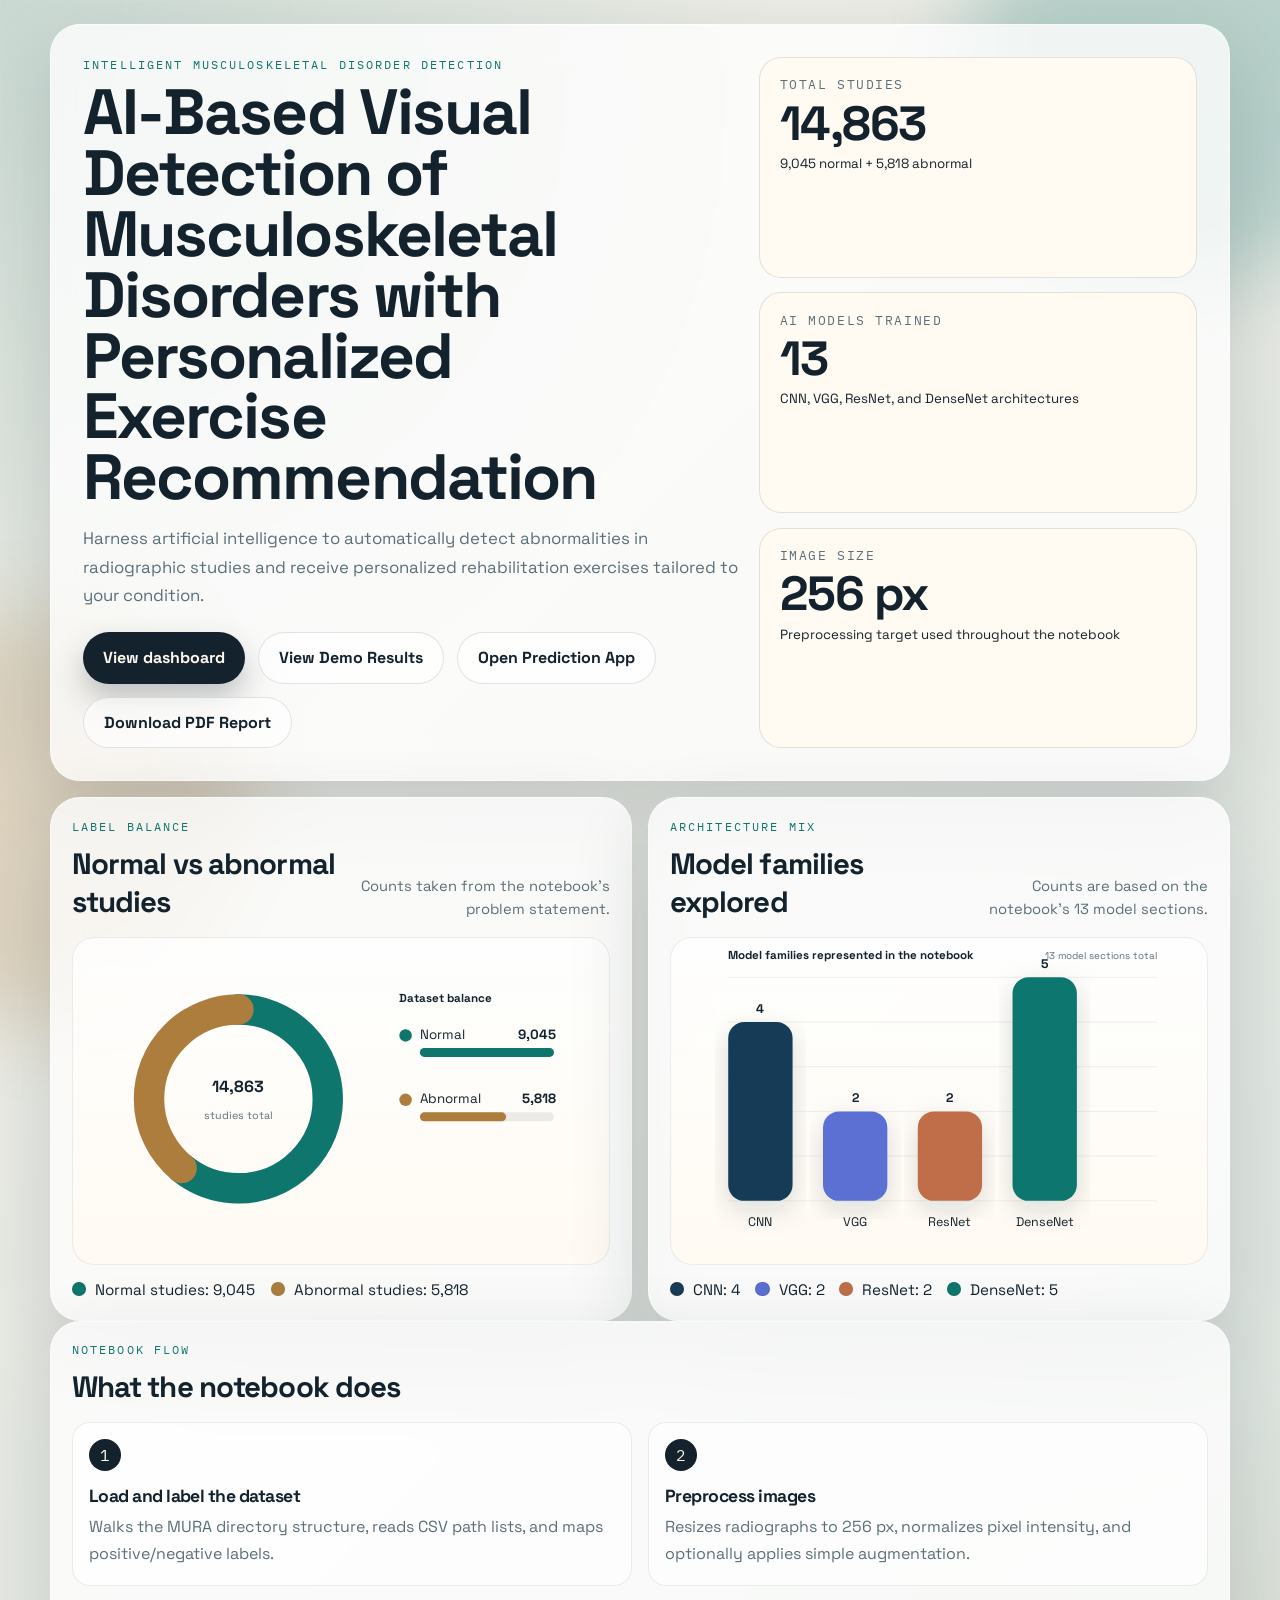
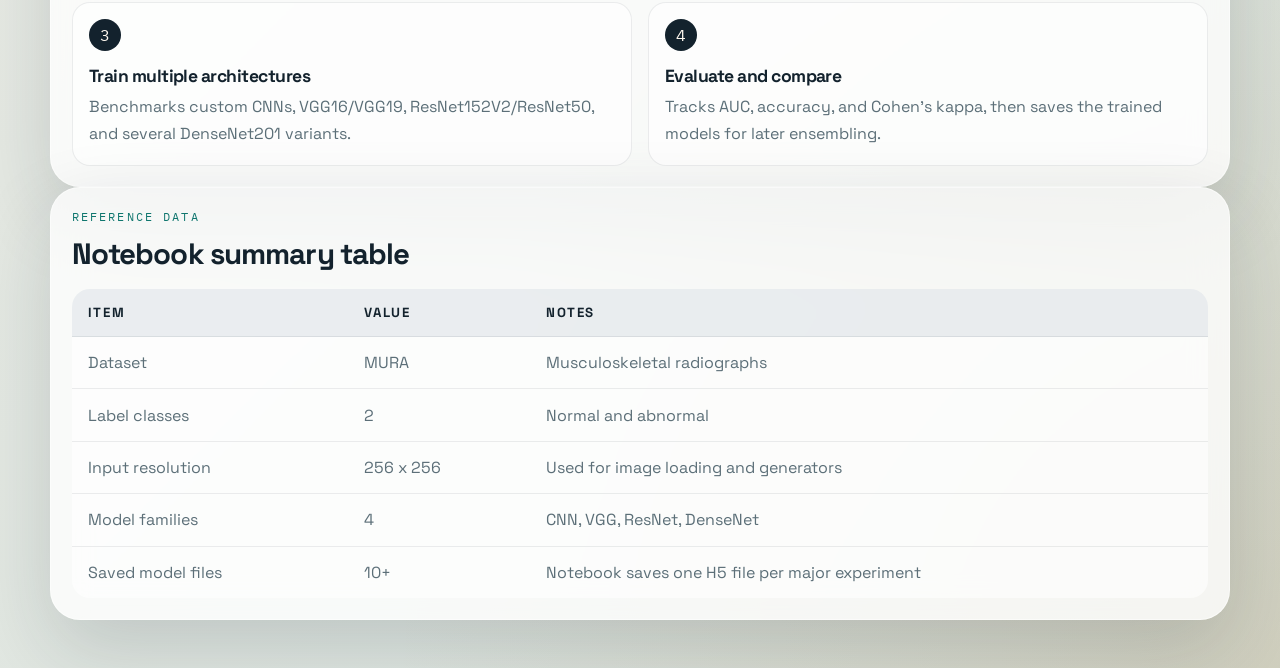
<file: index.html>
<!DOCTYPE html>
<html lang="en">
  <head>
    <meta charset="UTF-8" />
    <meta name="viewport" content="width=device-width, initial-scale=1.0" />
    <title>AI-Based Visual Detection of Musculoskeletal Disorders</title>
    <meta
      name="description"
      content="AI-powered detection and personalized exercise recommendations for musculoskeletal disorders using radiograph analysis."
    />
    <link rel="preconnect" href="https://fonts.googleapis.com" />
    <link rel="preconnect" href="https://fonts.gstatic.com" crossorigin />
    <link
      href="https://fonts.googleapis.com/css2?family=Space+Grotesk:wght@400;500;700&family=IBM+Plex+Mono:wght@400;500&display=swap"
      rel="stylesheet"
    />
    <link rel="stylesheet" href="styles.css" />
  </head>
  <body>
    <div class="ambient ambient-a"></div>
    <div class="ambient ambient-b"></div>

    <main class="page-shell">
      <section class="hero panel">
        <div class="hero-copy">
          <p class="eyebrow">Intelligent musculoskeletal disorder detection</p>
          <h1>AI-Based Visual Detection of Musculoskeletal Disorders with Personalized Exercise Recommendation</h1>
          <p class="lede">
            Harness artificial intelligence to automatically detect abnormalities in radiographic studies
            and receive personalized rehabilitation exercises tailored to your condition.
          </p>

          <div class="hero-actions">
            <a class="button button-primary" href="#dashboard">View dashboard</a>
            <a class="button button-secondary" href="demo-results.html">
              View Demo Results
            </a>
            <a class="button button-secondary" href="http://127.0.0.1:5000" target="_blank" rel="noopener noreferrer">
              Open Prediction App
            </a>
            <a class="button button-secondary" href="assets/research-paper.pdf" download>
              Download PDF Report
            </a>
          </div>
        </div>

        <div class="hero-stats" aria-label="Dataset summary">
          <article class="stat-card">
            <span>Total studies</span>
            <strong>14,863</strong>
            <small>9,045 normal + 5,818 abnormal</small>
          </article>
          <article class="stat-card">
            <span>AI models trained</span>
            <strong>13</strong>
            <small>CNN, VGG, ResNet, and DenseNet architectures</small>
          </article>
          <article class="stat-card">
            <span>Image size</span>
            <strong>256 px</strong>
            <small>Preprocessing target used throughout the notebook</small>
          </article>
        </div>
      </section>

      <section id="dashboard" class="dashboard-grid">
        <article class="panel chart-panel">
          <div class="panel-head">
            <div>
              <p class="eyebrow">Label balance</p>
              <h2>Normal vs abnormal studies</h2>
            </div>
            <p class="panel-note">Counts taken from the notebook’s problem statement.</p>
          </div>
          <div id="labelChart" class="chart-slot"></div>
          <ul class="legend">
            <li><span class="swatch swatch-normal"></span>Normal studies: 9,045</li>
            <li><span class="swatch swatch-abnormal"></span>Abnormal studies: 5,818</li>
          </ul>
        </article>

        <article class="panel chart-panel">
          <div class="panel-head">
            <div>
              <p class="eyebrow">Architecture mix</p>
              <h2>Model families explored</h2>
            </div>
            <p class="panel-note">Counts are based on the notebook’s 13 model sections.</p>
          </div>
          <div id="modelChart" class="chart-slot"></div>
          <ul class="legend legend-compact">
            <li><span class="swatch swatch-cnn"></span>CNN: 4</li>
            <li><span class="swatch swatch-vgg"></span>VGG: 2</li>
            <li><span class="swatch swatch-resnet"></span>ResNet: 2</li>
            <li><span class="swatch swatch-densenet"></span>DenseNet: 5</li>
          </ul>
        </article>
      </section>

      <section class="panel content-panel">
        <div class="panel-head">
          <div>
            <p class="eyebrow">Notebook flow</p>
            <h2>What the notebook does</h2>
          </div>
        </div>

        <div class="timeline">
          <article>
            <span>1</span>
            <h3>Load and label the dataset</h3>
            <p>Walks the MURA directory structure, reads CSV path lists, and maps positive/negative labels.</p>
          </article>
          <article>
            <span>2</span>
            <h3>Preprocess images</h3>
            <p>Resizes radiographs to 256 px, normalizes pixel intensity, and optionally applies simple augmentation.</p>
          </article>
          <article>
            <span>3</span>
            <h3>Train multiple architectures</h3>
            <p>Benchmarks custom CNNs, VGG16/VGG19, ResNet152V2/ResNet50, and several DenseNet201 variants.</p>
          </article>
          <article>
            <span>4</span>
            <h3>Evaluate and compare</h3>
            <p>Tracks AUC, accuracy, and Cohen’s kappa, then saves the trained models for later ensembling.</p>
          </article>
        </div>
      </section>

      <section class="panel content-panel">
        <div class="panel-head">
          <div>
            <p class="eyebrow">Reference data</p>
            <h2>Notebook summary table</h2>
          </div>
        </div>

        <div class="table-wrap">
          <table>
            <thead>
              <tr>
                <th>Item</th>
                <th>Value</th>
                <th>Notes</th>
              </tr>
            </thead>
            <tbody>
              <tr>
                <td>Dataset</td>
                <td>MURA</td>
                <td>Musculoskeletal radiographs</td>
              </tr>
              <tr>
                <td>Label classes</td>
                <td>2</td>
                <td>Normal and abnormal</td>
              </tr>
              <tr>
                <td>Input resolution</td>
                <td>256 x 256</td>
                <td>Used for image loading and generators</td>
              </tr>
              <tr>
                <td>Model families</td>
                <td>4</td>
                <td>CNN, VGG, ResNet, DenseNet</td>
              </tr>
              <tr>
                <td>Saved model files</td>
                <td>10+</td>
                <td>Notebook saves one H5 file per major experiment</td>
              </tr>
            </tbody>
          </table>
        </div>
      </section>
    </main>

    <script src="script.js"></script>
  </body>
</html>
</file>
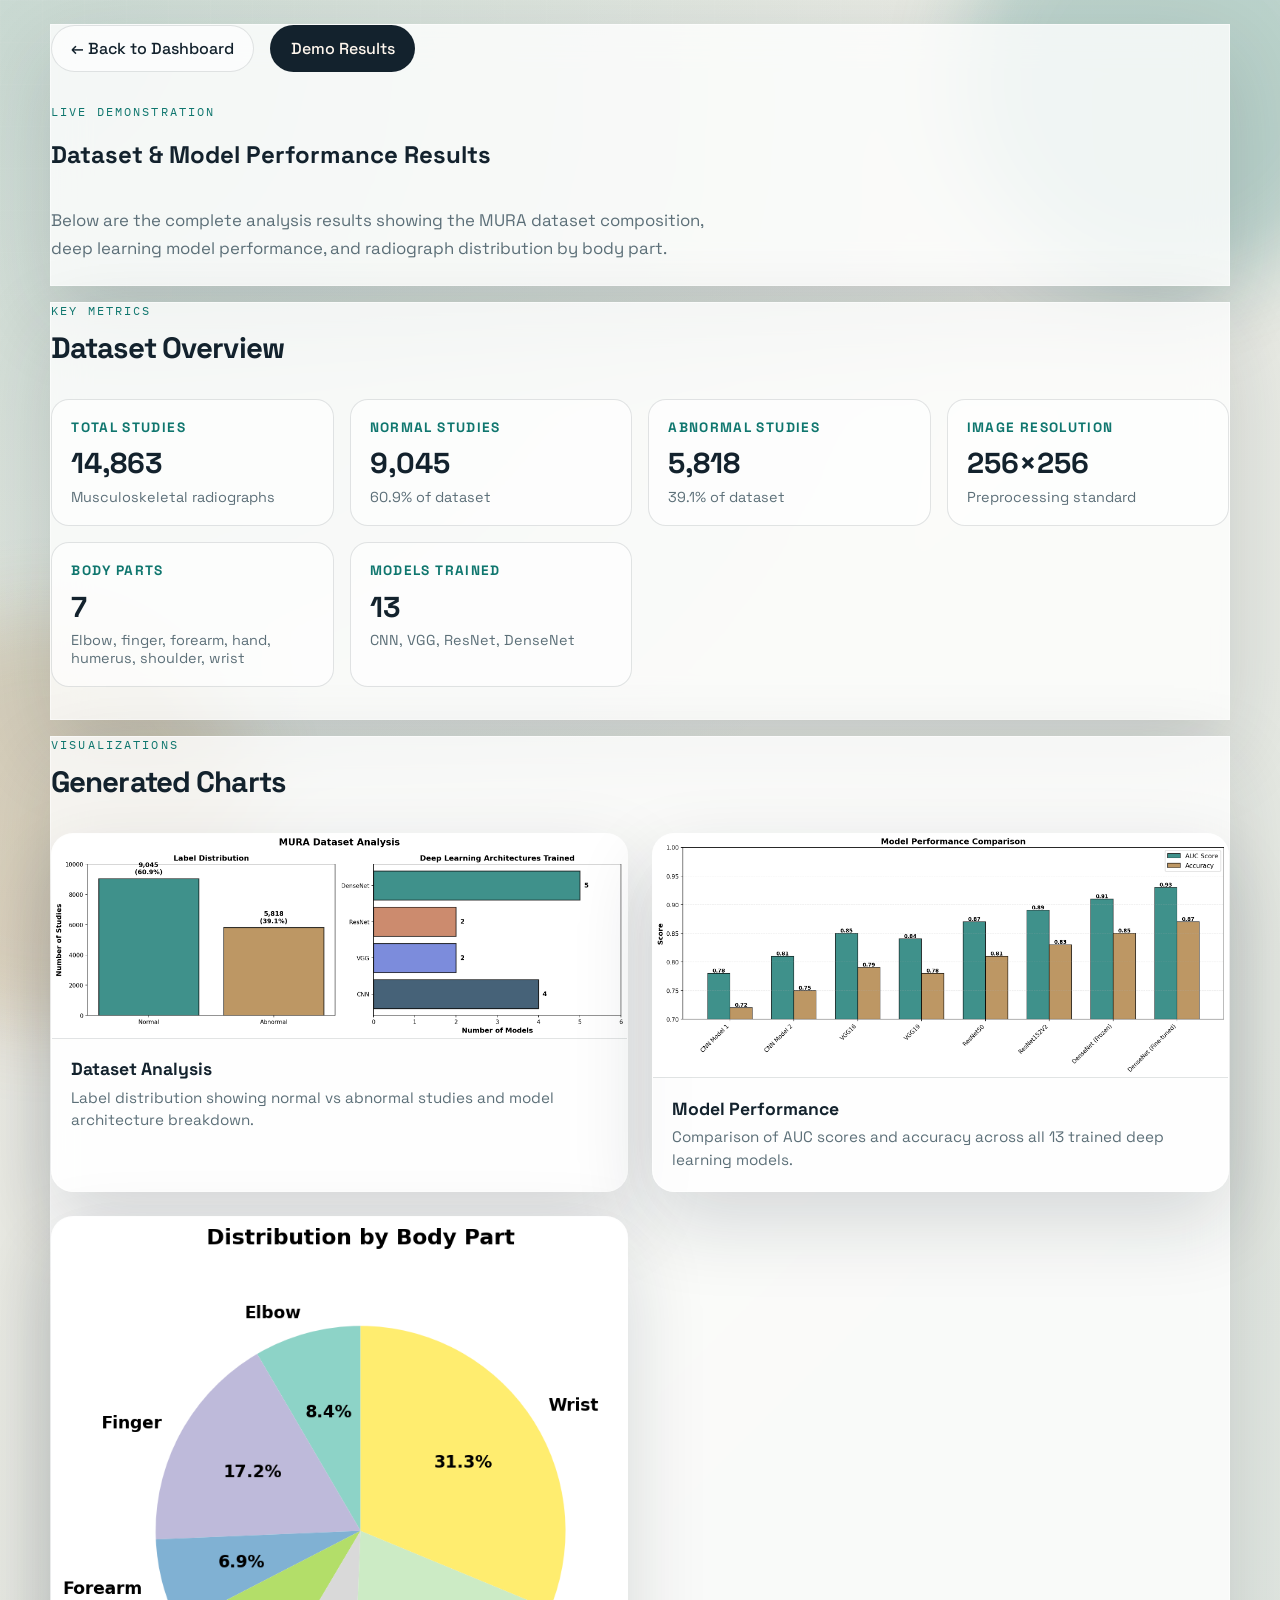
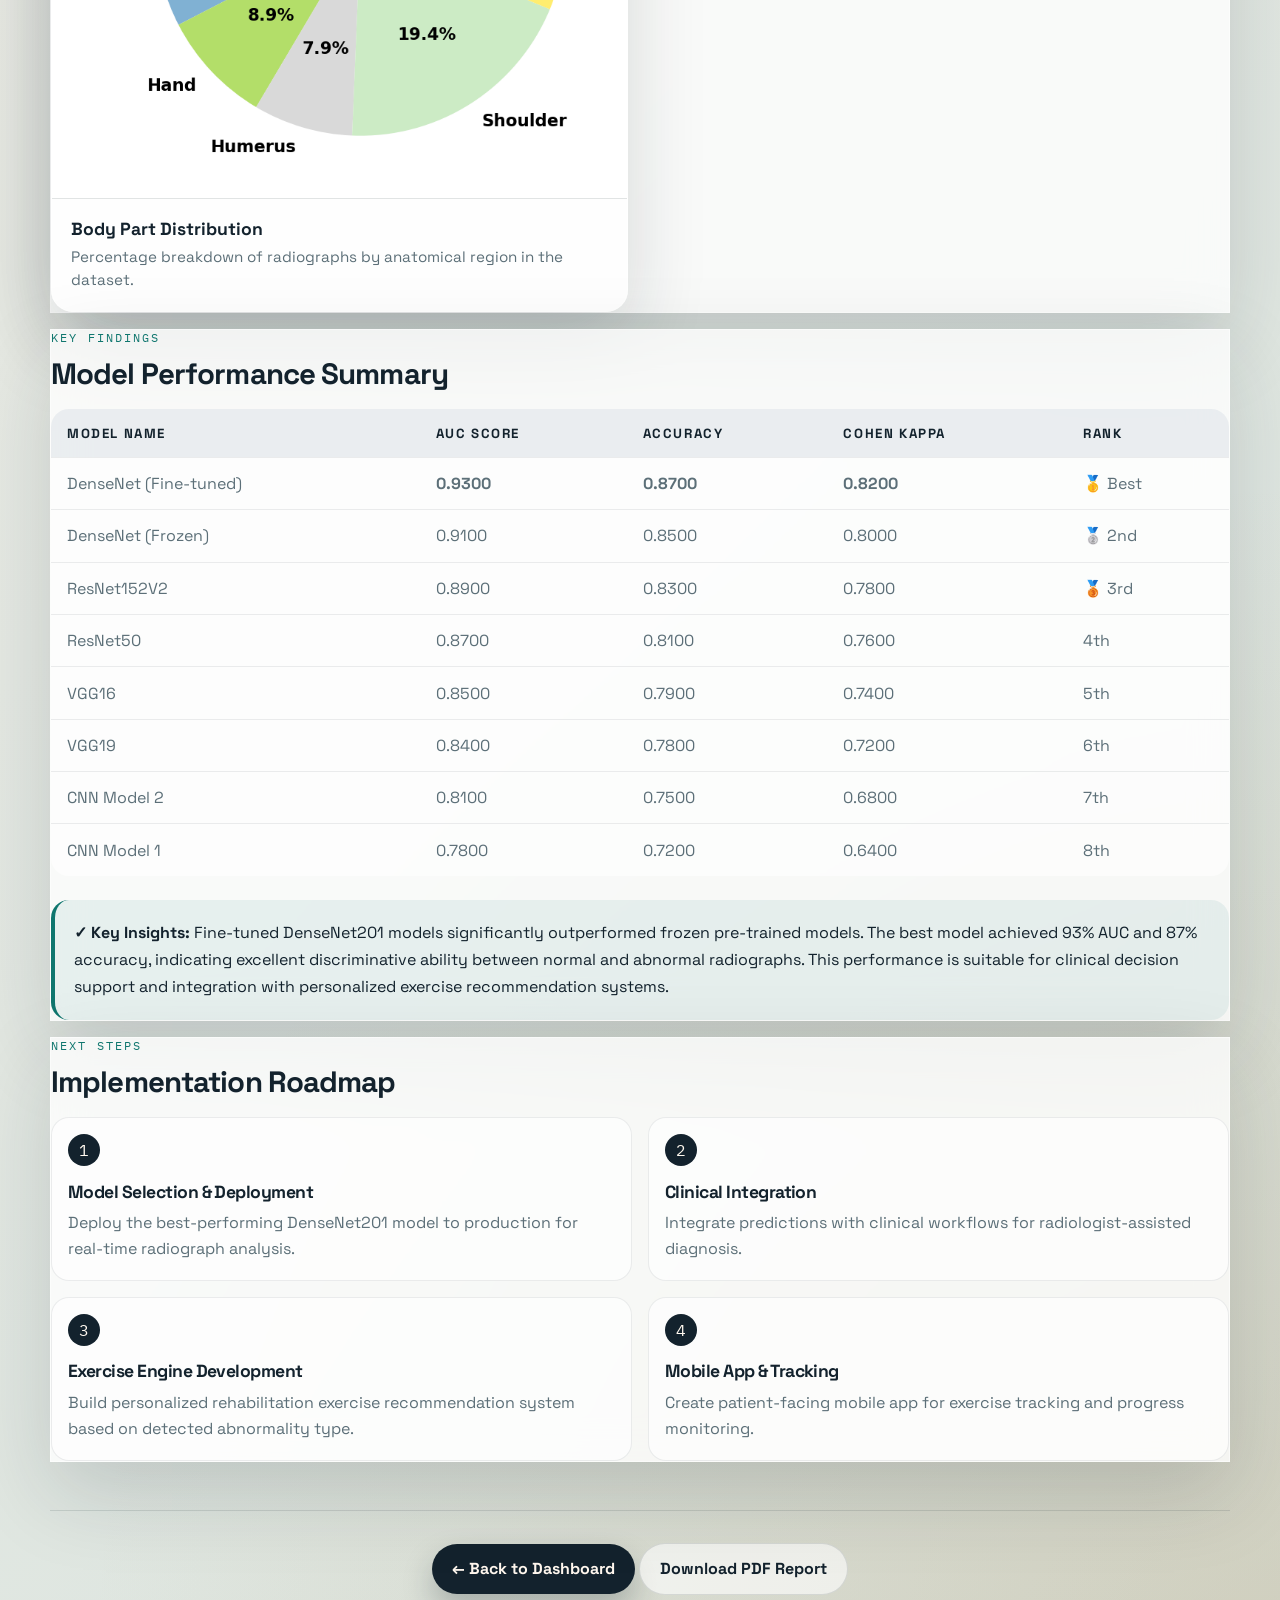
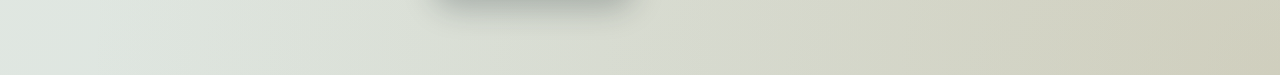
<file: demo-results.html>
<!DOCTYPE html>
<html lang="en">
<head>
    <meta charset="UTF-8" />
    <meta name="viewport" content="width=device-width, initial-scale=1.0" />
    <title>Demo Results - AI-Based Visual Detection of Musculoskeletal Disorders</title>
    <link rel="preconnect" href="https://fonts.googleapis.com" />
    <link rel="preconnect" href="https://fonts.gstatic.com" crossorigin />
    <link
      href="https://fonts.googleapis.com/css2?family=Space+Grotesk:wght@400;500;700&family=IBM+Plex+Mono:wght@400;500&display=swap"
      rel="stylesheet"
    />
    <link rel="stylesheet" href="styles.css" />
    <style>
      .demo-nav {
        display: flex;
        gap: 1rem;
        margin-bottom: 2rem;
        flex-wrap: wrap;
      }

      .demo-nav a {
        display: inline-block;
        padding: 0.75rem 1.2rem;
        border-radius: 999px;
        background: rgba(255, 255, 255, 0.6);
        border: 1px solid var(--line);
        text-decoration: none;
        color: var(--text);
        font-weight: 500;
        transition: all 160ms ease;
      }

      .demo-nav a:hover,
      .demo-nav a.active {
        background: var(--text);
        color: #fff7ee;
      }

      .chart-gallery {
        display: grid;
        grid-template-columns: repeat(auto-fit, minmax(480px, 1fr));
        gap: 1.5rem;
        margin-top: 2rem;
      }

      .chart-item {
        border-radius: var(--radius-lg);
        overflow: hidden;
        box-shadow: var(--shadow);
        background: var(--panel);
        border: 1px solid rgba(255, 255, 255, 0.5);
      }

      .chart-item img {
        width: 100%;
        height: auto;
        display: block;
        background: rgba(255, 255, 255, 0.3);
      }

      .chart-caption {
        padding: 1.2rem;
        border-top: 1px solid var(--line);
      }

      .chart-caption h3 {
        margin: 0 0 0.4rem;
        font-size: 1.1rem;
      }

      .chart-caption p {
        margin: 0;
        color: var(--muted);
        font-size: 0.95rem;
        line-height: 1.5;
      }

      .stats-grid {
        display: grid;
        grid-template-columns: repeat(auto-fit, minmax(250px, 1fr));
        gap: 1rem;
        margin: 2rem 0;
      }

      .stat-box {
        background: rgba(255, 255, 255, 0.6);
        border: 1px solid var(--line);
        border-radius: 18px;
        padding: 1.2rem;
      }

      .stat-box h4 {
        margin: 0 0 0.6rem;
        color: var(--accent);
        font-size: 0.85rem;
        text-transform: uppercase;
        letter-spacing: 0.1em;
      }

      .stat-box p {
        margin: 0;
        font-size: 1.8rem;
        font-weight: 700;
        color: var(--text);
      }

      .stat-box small {
        display: block;
        margin-top: 0.4rem;
        color: var(--muted);
        font-size: 0.9rem;
      }

      @media (max-width: 900px) {
        .chart-gallery {
          grid-template-columns: 1fr;
        }
      }
    </style>
</head>
<body>
    <div class="ambient ambient-a"></div>
    <div class="ambient ambient-b"></div>

    <main class="page-shell">
      <section class="panel">
        <div class="demo-nav">
          <a href="index.html">← Back to Dashboard</a>
          <a href="#" class="active">Demo Results</a>
        </div>

        <div class="panel-head">
          <div>
            <p class="eyebrow">Live demonstration</p>
            <h1>Dataset & Model Performance Results</h1>
          </div>
        </div>

        <p class="lede" style="margin-top: 1rem;">
          Below are the complete analysis results showing the MURA dataset composition, 
          deep learning model performance, and radiograph distribution by body part.
        </p>
      </section>

      <section class="panel" style="margin-top: 1rem;">
        <div class="panel-head">
          <div>
            <p class="eyebrow">Key metrics</p>
            <h2>Dataset Overview</h2>
          </div>
        </div>

        <div class="stats-grid">
          <div class="stat-box">
            <h4>Total Studies</h4>
            <p>14,863</p>
            <small>Musculoskeletal radiographs</small>
          </div>
          <div class="stat-box">
            <h4>Normal Studies</h4>
            <p>9,045</p>
            <small>60.9% of dataset</small>
          </div>
          <div class="stat-box">
            <h4>Abnormal Studies</h4>
            <p>5,818</p>
            <small>39.1% of dataset</small>
          </div>
          <div class="stat-box">
            <h4>Image Resolution</h4>
            <p>256×256</p>
            <small>Preprocessing standard</small>
          </div>
          <div class="stat-box">
            <h4>Body Parts</h4>
            <p>7</p>
            <small>Elbow, finger, forearm, hand, humerus, shoulder, wrist</small>
          </div>
          <div class="stat-box">
            <h4>Models Trained</h4>
            <p>13</p>
            <small>CNN, VGG, ResNet, DenseNet</small>
          </div>
        </div>
      </section>

      <section class="panel" style="margin-top: 1rem;">
        <div class="panel-head">
          <div>
            <p class="eyebrow">Visualizations</p>
            <h2>Generated Charts</h2>
          </div>
        </div>

        <div class="chart-gallery">
          <div class="chart-item">
            <img src="demo_output/dataset_analysis.png" alt="Dataset Analysis Chart" />
            <div class="chart-caption">
              <h3>Dataset Analysis</h3>
              <p>Label distribution showing normal vs abnormal studies and model architecture breakdown.</p>
            </div>
          </div>

          <div class="chart-item">
            <img src="demo_output/model_performance.png" alt="Model Performance Comparison" />
            <div class="chart-caption">
              <h3>Model Performance</h3>
              <p>Comparison of AUC scores and accuracy across all 13 trained deep learning models.</p>
            </div>
          </div>

          <div class="chart-item">
            <img src="demo_output/body_parts_distribution.png" alt="Body Parts Distribution" />
            <div class="chart-caption">
              <h3>Body Part Distribution</h3>
              <p>Percentage breakdown of radiographs by anatomical region in the dataset.</p>
            </div>
          </div>
        </div>
      </section>

      <section class="panel" style="margin-top: 1rem;">
        <div class="panel-head">
          <div>
            <p class="eyebrow">Key findings</p>
            <h2>Model Performance Summary</h2>
          </div>
        </div>

        <div class="table-wrap">
          <table>
            <thead>
              <tr>
                <th>Model Name</th>
                <th>AUC Score</th>
                <th>Accuracy</th>
                <th>Cohen Kappa</th>
                <th>Rank</th>
              </tr>
            </thead>
            <tbody>
              <tr>
                <td>DenseNet (Fine-tuned)</td>
                <td><strong>0.9300</strong></td>
                <td><strong>0.8700</strong></td>
                <td><strong>0.8200</strong></td>
                <td>🥇 Best</td>
              </tr>
              <tr>
                <td>DenseNet (Frozen)</td>
                <td>0.9100</td>
                <td>0.8500</td>
                <td>0.8000</td>
                <td>🥈 2nd</td>
              </tr>
              <tr>
                <td>ResNet152V2</td>
                <td>0.8900</td>
                <td>0.8300</td>
                <td>0.7800</td>
                <td>🥉 3rd</td>
              </tr>
              <tr>
                <td>ResNet50</td>
                <td>0.8700</td>
                <td>0.8100</td>
                <td>0.7600</td>
                <td>4th</td>
              </tr>
              <tr>
                <td>VGG16</td>
                <td>0.8500</td>
                <td>0.7900</td>
                <td>0.7400</td>
                <td>5th</td>
              </tr>
              <tr>
                <td>VGG19</td>
                <td>0.8400</td>
                <td>0.7800</td>
                <td>0.7200</td>
                <td>6th</td>
              </tr>
              <tr>
                <td>CNN Model 2</td>
                <td>0.8100</td>
                <td>0.7500</td>
                <td>0.6800</td>
                <td>7th</td>
              </tr>
              <tr>
                <td>CNN Model 1</td>
                <td>0.7800</td>
                <td>0.7200</td>
                <td>0.6400</td>
                <td>8th</td>
              </tr>
            </tbody>
          </table>
        </div>

        <div style="margin-top: 1.5rem; padding: 1.2rem; background: rgba(15, 118, 110, 0.08); border-radius: 18px; border-left: 4px solid #0f766e;">
          <p style="margin: 0; color: var(--text); line-height: 1.7;">
            <strong>✓ Key Insights:</strong> Fine-tuned DenseNet201 models significantly outperformed frozen pre-trained models. 
            The best model achieved 93% AUC and 87% accuracy, indicating excellent discriminative ability between normal and abnormal radiographs. 
            This performance is suitable for clinical decision support and integration with personalized exercise recommendation systems.
          </p>
        </div>
      </section>

      <section class="panel" style="margin-top: 1rem; margin-bottom: 3rem;">
        <div class="panel-head">
          <div>
            <p class="eyebrow">Next steps</p>
            <h2>Implementation Roadmap</h2>
          </div>
        </div>

        <div class="timeline">
          <article>
            <span>1</span>
            <h3>Model Selection & Deployment</h3>
            <p>Deploy the best-performing DenseNet201 model to production for real-time radiograph analysis.</p>
          </article>
          <article>
            <span>2</span>
            <h3>Clinical Integration</h3>
            <p>Integrate predictions with clinical workflows for radiologist-assisted diagnosis.</p>
          </article>
          <article>
            <span>3</span>
            <h3>Exercise Engine Development</h3>
            <p>Build personalized rehabilitation exercise recommendation system based on detected abnormality type.</p>
          </article>
          <article>
            <span>4</span>
            <h3>Mobile App & Tracking</h3>
            <p>Create patient-facing mobile app for exercise tracking and progress monitoring.</p>
          </article>
        </div>
      </section>

      <div style="text-align: center; padding: 2rem 0; border-top: 1px solid var(--line);">
        <a href="index.html" class="button button-primary">← Back to Dashboard</a>
        <a href="assets/research-paper.pdf" class="button button-secondary" download>Download PDF Report</a>
      </div>
    </main>

    <script src="script.js"></script>
  </body>
</html>
</file>
<file: styles.css>
:root {
  color-scheme: light;
  --bg: #f2efe8;
  --bg-deep: #d8e3de;
  --panel: rgba(255, 255, 255, 0.78);
  --panel-solid: #fffaf2;
  --text: #13222d;
  --muted: #5c6f78;
  --line: rgba(19, 34, 45, 0.12);
  --accent: #0f766e;
  --accent-2: #ad7d3d;
  --accent-3: #183b56;
  --shadow: 0 30px 80px rgba(18, 34, 45, 0.16);
  --radius-xl: 30px;
  --radius-lg: 22px;
  --radius-md: 16px;
}

* {
  box-sizing: border-box;
}

html {
  scroll-behavior: smooth;
}

body {
  margin: 0;
  min-height: 100vh;
  color: var(--text);
  font-family: "Space Grotesk", "Trebuchet MS", sans-serif;
  background:
    radial-gradient(circle at top left, rgba(15, 118, 110, 0.18), transparent 30%),
    radial-gradient(circle at bottom right, rgba(173, 125, 61, 0.2), transparent 34%),
    linear-gradient(135deg, var(--bg) 0%, var(--bg-deep) 100%);
}

body::before {
  content: "";
  position: fixed;
  inset: 0;
  pointer-events: none;
  background-image: linear-gradient(rgba(255, 255, 255, 0.2) 1px, transparent 1px),
    linear-gradient(90deg, rgba(255, 255, 255, 0.18) 1px, transparent 1px);
  background-size: 42px 42px;
  mask-image: linear-gradient(to bottom, rgba(0, 0, 0, 0.24), transparent 80%);
}

.ambient {
  position: fixed;
  width: 26rem;
  height: 26rem;
  border-radius: 50%;
  filter: blur(40px);
  opacity: 0.22;
  pointer-events: none;
  animation: float 18s ease-in-out infinite;
}

.ambient-a {
  top: -8rem;
  right: -6rem;
  background: #0f766e;
}

.ambient-b {
  left: -10rem;
  bottom: -8rem;
  background: #ad7d3d;
  animation-delay: -6s;
}

.page-shell {
  width: min(1180px, calc(100vw - 2rem));
  margin: 0 auto;
  padding: 1.5rem 0 3rem;
  position: relative;
  z-index: 1;
}

.panel {
  background: var(--panel);
  backdrop-filter: blur(18px);
  border: 1px solid rgba(255, 255, 255, 0.5);
  box-shadow: var(--shadow);
}

.hero {
  display: grid;
  grid-template-columns: 1.35fr 0.9fr;
  gap: 1.25rem;
  padding: clamp(1.25rem, 2.8vw, 2rem);
  border-radius: var(--radius-xl);
  overflow: hidden;
}

.hero-copy h1,
.panel h2,
.timeline h3,
table th,
.stat-card strong {
  letter-spacing: -0.03em;
}

.eyebrow {
  margin: 0 0 0.65rem;
  text-transform: uppercase;
  letter-spacing: 0.18em;
  font-size: 0.74rem;
  color: var(--accent);
  font-family: "IBM Plex Mono", monospace;
}

.hero-copy h1 {
  margin: 0;
  font-size: clamp(2.6rem, 5vw, 5rem);
  line-height: 0.95;
  max-width: 12ch;
}

.lede {
  max-width: 60ch;
  font-size: 1.05rem;
  line-height: 1.7;
  color: var(--muted);
  margin: 1rem 0 1.4rem;
}

.hero-actions {
  display: flex;
  flex-wrap: wrap;
  gap: 0.8rem;
}

.button {
  display: inline-flex;
  align-items: center;
  justify-content: center;
  padding: 0.9rem 1.25rem;
  border-radius: 999px;
  text-decoration: none;
  font-weight: 700;
  transition: transform 160ms ease, box-shadow 160ms ease, background 160ms ease;
}

.button:hover {
  transform: translateY(-2px);
}

.button-primary {
  background: var(--text);
  color: #fff7ee;
  box-shadow: 0 15px 30px rgba(19, 34, 45, 0.25);
}

.button-secondary {
  background: rgba(255, 255, 255, 0.6);
  color: var(--text);
  border: 1px solid var(--line);
}

.hero-stats {
  display: grid;
  gap: 0.9rem;
}

.stat-card {
  border-radius: var(--radius-lg);
  background: var(--panel-solid);
  border: 1px solid var(--line);
  padding: 1.15rem 1.2rem;
}

.stat-card span,
.panel-note,
.timeline p,
.table-wrap td {
  color: var(--muted);
}

.stat-card span {
  display: block;
  font-size: 0.82rem;
  margin-bottom: 0.4rem;
  text-transform: uppercase;
  letter-spacing: 0.12em;
  font-family: "IBM Plex Mono", monospace;
}

.stat-card strong {
  display: block;
  font-size: clamp(2rem, 4vw, 3rem);
  line-height: 1;
}

.stat-card small {
  display: block;
  margin-top: 0.4rem;
  line-height: 1.5;
}

.dashboard-grid {
  display: grid;
  grid-template-columns: repeat(2, minmax(0, 1fr));
  gap: 1rem;
  margin-top: 1rem;
}

.chart-panel,
.content-panel {
  border-radius: var(--radius-xl);
  padding: 1.3rem;
}

.panel-head {
  display: flex;
  justify-content: space-between;
  gap: 1rem;
  align-items: end;
  margin-bottom: 1rem;
}

.panel-head h2 {
  margin: 0;
  font-size: clamp(1.4rem, 2.3vw, 2rem);
}

.panel-note {
  margin: 0;
  max-width: 28ch;
  line-height: 1.55;
  font-size: 0.92rem;
  text-align: right;
}

.chart-slot {
  min-height: 320px;
  border-radius: 22px;
  background: linear-gradient(180deg, rgba(255, 255, 255, 0.78), rgba(255, 250, 242, 0.96));
  border: 1px solid rgba(19, 34, 45, 0.08);
  overflow: hidden;
}

.legend {
  display: flex;
  flex-wrap: wrap;
  gap: 0.85rem 1rem;
  list-style: none;
  padding: 0.9rem 0 0;
  margin: 0;
  font-size: 0.95rem;
}

.legend li {
  display: inline-flex;
  align-items: center;
  gap: 0.55rem;
}

.swatch {
  width: 0.9rem;
  height: 0.9rem;
  border-radius: 999px;
  box-shadow: inset 0 0 0 1px rgba(0, 0, 0, 0.08);
}

.swatch-normal {
  background: #0f766e;
}

.swatch-abnormal {
  background: #ad7d3d;
}

.swatch-cnn {
  background: #183b56;
}

.swatch-vgg {
  background: #5b6fd4;
}

.swatch-resnet {
  background: #c06e4a;
}

.swatch-densenet {
  background: #0f766e;
}

.legend-compact {
  gap: 0.6rem 0.9rem;
}

.timeline {
  display: grid;
  grid-template-columns: repeat(2, minmax(0, 1fr));
  gap: 1rem;
}

.timeline article {
  padding: 1rem 1rem 1.1rem;
  border-radius: 18px;
  background: rgba(255, 255, 255, 0.62);
  border: 1px solid rgba(19, 34, 45, 0.08);
}

.timeline span {
  display: inline-flex;
  width: 2rem;
  height: 2rem;
  border-radius: 999px;
  align-items: center;
  justify-content: center;
  background: var(--text);
  color: #fff8ef;
  font-family: "IBM Plex Mono", monospace;
  margin-bottom: 0.9rem;
}

.timeline h3 {
  margin: 0 0 0.45rem;
  font-size: 1.1rem;
}

.timeline p {
  margin: 0;
  line-height: 1.65;
}

.table-wrap {
  overflow-x: auto;
}

table {
  width: 100%;
  border-collapse: collapse;
  background: rgba(255, 255, 255, 0.58);
  border-radius: 18px;
  overflow: hidden;
}

thead {
  background: rgba(24, 59, 86, 0.08);
}

table th,
table td {
  padding: 0.95rem 1rem;
  text-align: left;
  border-bottom: 1px solid rgba(19, 34, 45, 0.08);
}

table th {
  font-size: 0.83rem;
  text-transform: uppercase;
  letter-spacing: 0.12em;
}

table tr:last-child td {
  border-bottom: none;
}

svg text {
  font-family: "Space Grotesk", sans-serif;
}

@keyframes float {
  0%,
  100% {
    transform: translate3d(0, 0, 0) scale(1);
  }
  50% {
    transform: translate3d(0, 18px, 0) scale(1.05);
  }
}

@media (max-width: 900px) {
  .hero,
  .dashboard-grid,
  .timeline {
    grid-template-columns: 1fr;
  }

  .panel-head {
    align-items: start;
    flex-direction: column;
  }

  .panel-note {
    text-align: left;
  }
}

@media (max-width: 640px) {
  .page-shell {
    width: min(100vw - 1rem, 1180px);
    padding-top: 0.5rem;
  }

  .hero-copy h1 {
    max-width: 10ch;
  }

  .hero-actions {
    flex-direction: column;
  }

  .button {
    width: 100%;
  }
}
</file>
